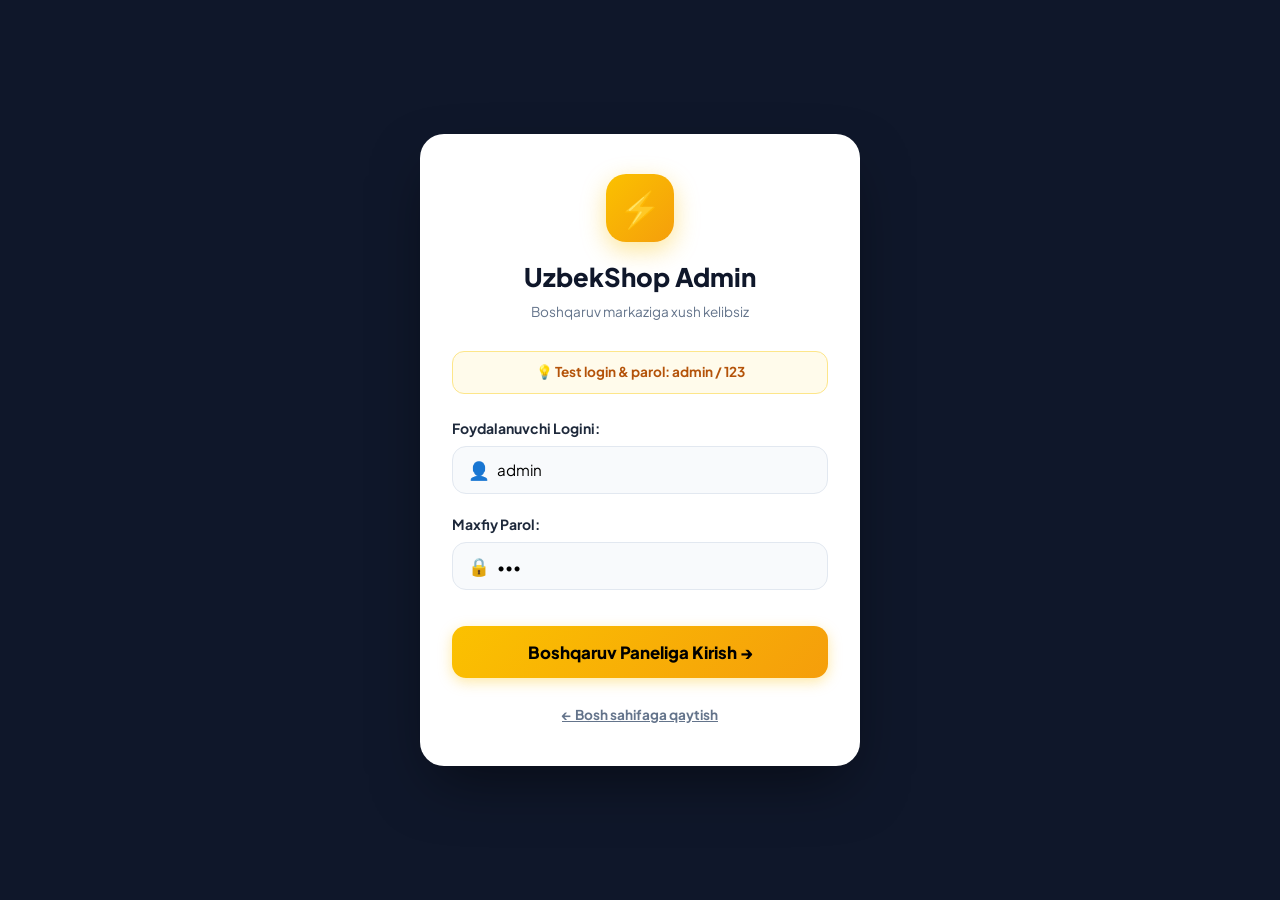
<file: pages/admin/index.html>
<!DOCTYPE html>
<html lang="uz">
<head>
  <meta charset="UTF-8">
  <meta http-equiv="refresh" content="0; url=../../admin.html">
  <title>Redirecting to Admin...</title>
  <script>window.location.href = '../../admin.html';</script>
</head>
<body>
  <p>Boshqaruv markaziga o'tilmoqda... <a href="../../admin.html">Bosing</a></p>
</body>
</html>
</file>
<file: shared/css/common.css>
/* ==========================================================================
   TEXNOMART / UZBEKSHOP - Shared Common Styles & Telegram Mini App Mobile Layout
   ========================================================================== */

@import url('https://fonts.googleapis.com/css2?family=Plus+Jakarta+Sans:wght@400;500;600;700;800&display=swap');

:root {
  /* Brand Texnomart Color Tokens */
  --tm-yellow: #FBC100;
  --tm-yellow-hover: #e5b000;
  --tm-yellow-light: #fffbeb;
  
  --tm-dark: #1e293b;
  --tm-dark-hover: #0f172a;
  
  --bg-main: #f8fafc;
  --bg-card: #ffffff;
  --bg-alt: #f1f5f9;

  --text-main: #0f172a;
  --text-muted: #64748b;
  --text-light: #94a3b8;

  --border: #e2e8f0;
  --border-focus: #FBC100;

  --success: #10b981;
  --danger: #ef4444;
  --accent: #f59e0b;

  --radius-sm: 8px;
  --radius-md: 14px;
  --radius-lg: 20px;
  --radius-full: 9999px;

  --shadow-sm: 0 2px 5px rgba(0, 0, 0, 0.05);
  --shadow-md: 0 4px 14px rgba(0, 0, 0, 0.08);
  --shadow-lg: 0 10px 30px rgba(0, 0, 0, 0.12);

  --transition: 0.25s cubic-bezier(0.4, 0, 0.2, 1);
}

* {
  margin: 0;
  padding: 0;
  box-sizing: border-box;
}

body {
  font-family: 'Plus Jakarta Sans', sans-serif;
  background-color: var(--bg-main);
  color: var(--text-main);
  line-height: 1.5;
  -webkit-font-smoothing: antialiased;
}

a {
  color: inherit;
  text-decoration: none;
}

button {
  cursor: pointer;
  border: none;
  background: none;
  font-family: inherit;
  transition: var(--transition);
}

.container {
  width: 100%;
  max-width: 1280px;
  margin: 0 auto;
  padding: 0 1.25rem;
}

/* Common Badge Styles */
.badge-pill {
  display: inline-flex;
  align-items: center;
  gap: 0.35rem;
  padding: 0.25rem 0.65rem;
  border-radius: var(--radius-sm);
  font-size: 0.75rem;
  font-weight: 800;
  letter-spacing: 0.03em;
  text-transform: uppercase;
}

.badge-pill.yellow {
  background-color: var(--tm-yellow);
  color: #000000;
}

.badge-pill.dark {
  background-color: var(--tm-dark);
  color: #ffffff;
}

.badge-pill.danger {
  background-color: var(--danger);
  color: #ffffff;
}

/* Installment Monthly Badge */
.installment-badge {
  background-color: #fffbeb;
  color: #b45309;
  border: 1px solid #fde68a;
  font-size: 0.8rem;
  font-weight: 700;
  padding: 0.3rem 0.6rem;
  border-radius: var(--radius-full);
  display: inline-flex;
  align-items: center;
  gap: 0.4rem;
  margin-bottom: 0.5rem;
}

.installment-badge span {
  background-color: #f59e0b;
  color: #ffffff;
  padding: 2px 6px;
  border-radius: var(--radius-full);
  font-size: 0.7rem;
}

/* Toast Container */
.toast-container {
  position: fixed;
  bottom: 5rem;
  right: 1.25rem;
  z-index: 9999;
  display: flex;
  flex-direction: column;
  gap: 0.75rem;
}

.toast-item {
  background: #ffffff;
  color: var(--text-main);
  padding: 0.9rem 1.25rem;
  border-radius: var(--radius-md);
  box-shadow: var(--shadow-lg);
  border-left: 5px solid var(--tm-yellow);
  font-weight: 600;
  font-size: 0.925rem;
  display: flex;
  align-items: center;
  gap: 0.75rem;
  animation: slideInRight 0.3s cubic-bezier(0.16, 1, 0.3, 1);
}

@keyframes slideInRight {
  from { transform: translateX(100%); opacity: 0; }
  to { transform: translateX(0); opacity: 1; }
}

/* ==========================================================================
   TELEGRAM MINI APP BOTTOM MOBILE NAVIGATION BAR (MOBILE NATIVE FEEL)
   ========================================================================== */
.tg-mobile-nav-bar {
  display: none;
  position: fixed;
  bottom: 0;
  left: 0;
  right: 0;
  height: 65px;
  background: #ffffff;
  border-top: 1.5px solid var(--border);
  z-index: 99999;
  box-shadow: 0 -4px 15px rgba(0,0,0,0.06);
  justify-content: space-around;
  align-items: center;
}

.tg-nav-item {
  display: flex;
  flex-direction: column;
  align-items: center;
  gap: 2px;
  font-size: 0.7rem;
  font-weight: 700;
  color: var(--text-muted);
}

.tg-nav-item.active, .tg-nav-item:hover {
  color: var(--tm-dark);
}

.tg-nav-icon {
  font-size: 1.25rem;
}

/* ==========================================================================
   TELEGRAM MINI APP MOBILE RESPONSIVE ADAPTATION (MOBILE FIRST UI)
   ========================================================================== */
@media (max-width: 768px) {
  body {
    padding-bottom: 75px; /* Space for bottom mobile nav bar */
  }

  .tg-mobile-nav-bar {
    display: flex; /* Show Telegram native bottom nav bar on mobile */
  }

  .container {
    padding: 0 0.85rem;
  }

  /* Header & Navigation Adaptations */
  .top-bar-left span.top-link {
    display: none; /* Hide secondary links on mobile header */
  }

  .header-inner {
    flex-wrap: wrap;
    gap: 0.75rem;
    padding: 0.75rem 0;
  }

  .header-search-wrap {
    order: 3;
    width: 100%;
  }

  .header-nav-actions {
    margin-left: auto;
  }

  /* Products Grid switches to 2-column mobile layout */
  .products-grid-container {
    grid-template-columns: repeat(2, 1fr) !important;
    gap: 0.75rem !important;
  }

  /* Product Card Mobile Adjustments */
  .product-card {
    padding: 0.65rem;
  }

  .product-card-title {
    font-size: 0.85rem;
    line-height: 1.25;
    height: 2.5rem;
  }

  .current-price {
    font-size: 0.95rem;
  }

  .monthly-installment-pill {
    font-size: 0.68rem;
    padding: 0.2rem 0.4rem;
  }

  .hero-banner-grid {
    grid-template-columns: 1fr !important;
  }

  .side-banners {
    display: flex;
    flex-direction: column;
    gap: 0.75rem;
  }
}
</file>
<file: sections/user-auth/user-auth.css>
/* ==========================================================================
   TEXNOMART / UZBEKSHOP - Professional Premium UI/UX Personal Cabinet & Mobile Adaptation
   ========================================================================== */

/* Auth Modal Backdrop - Default HIDDEN via display:none */
.auth-modal-overlay {
  position: fixed;
  inset: 0;
  background: rgba(15, 23, 42, 0.75);
  backdrop-filter: blur(8px);
  z-index: 9999999 !important;
  display: none;
  align-items: center;
  justify-content: center;
  pointer-events: none;
}

.auth-modal-overlay.active {
  display: flex !important;
  align-items: center;
  justify-content: center;
  pointer-events: auto !important;
  z-index: 9999999 !important;
}

/* Modal Container */
.auth-modal-box {
  background: #ffffff;
  border-radius: 24px;
  width: 95%;
  max-width: 1040px;
  padding: 2.25rem;
  box-shadow: 0 25px 50px -12px rgba(15, 23, 42, 0.25);
  position: relative;
  max-height: 90vh;
  overflow-y: auto;
  border: 1px solid rgba(226, 232, 240, 0.8);
  z-index: 10000000 !important;
  transition: width 0.3s cubic-bezier(0.4, 0, 0.2, 1), height 0.3s cubic-bezier(0.4, 0, 0.2, 1), max-width 0.3s cubic-bezier(0.4, 0, 0.2, 1);
}

/* Full Screen Admin Dashboard Mode (Default when admin is logged in) */
.auth-modal-box.admin-fullscreen-mode {
  width: 98vw !important;
  max-width: 1680px !important;
  height: 95vh !important;
  max-height: 95vh !important;
  border-radius: 20px !important;
  padding: 1.5rem 2rem !important;
  overflow: hidden !important;
  display: flex !important;
  flex-direction: column !important;
}

/* 100% Pure Fullscreen mode */
.auth-modal-box.pure-fullscreen {
  width: 100vw !important;
  max-width: 100vw !important;
  height: 100vh !important;
  max-height: 100vh !important;
  border-radius: 0 !important;
  margin: 0 !important;
  padding: 1.5rem 2.5rem !important;
}

.auth-modal-close-btn {
  position: absolute;
  top: 1.25rem;
  right: 1.25rem;
  width: 38px;
  height: 38px;
  border-radius: 50%;
  background: var(--bg-alt);
  color: var(--text-muted);
  display: flex;
  align-items: center;
  justify-content: center;
  font-size: 1.25rem;
  transition: var(--transition);
  z-index: 100;
  cursor: pointer;
  border: 1px solid rgba(203, 213, 225, 0.6);
}

.auth-modal-close-btn:hover {
  background: #ef4444;
  color: #ffffff;
  border-color: #ef4444;
}

/* Professional Login Modal Card */
.login-card-narrow {
  max-width: 440px;
  margin: 1.5rem auto;
  background: #ffffff;
  padding: 2rem;
  border-radius: 20px;
  box-shadow: 0 10px 30px rgba(0,0,0,0.06);
  border: 1px solid var(--border);
}

.login-header-title {
  text-align: center;
  margin-bottom: 2rem;
}

.login-shield-icon {
  width: 64px;
  height: 64px;
  background: linear-gradient(135deg, #FBC100 0%, #f59e0b 100%);
  color: #000000;
  border-radius: 20px;
  display: flex;
  align-items: center;
  justify-content: center;
  font-size: 2rem;
  margin: 0 auto 1rem;
  box-shadow: 0 8px 20px rgba(251, 193, 0, 0.35);
}

.login-header-title h3 {
  font-size: 1.6rem;
  font-weight: 800;
  color: var(--tm-dark);
  letter-spacing: -0.02em;
}

.login-hint {
  font-size: 0.875rem;
  color: var(--text-muted);
  margin-top: 0.35rem;
}

.demo-credentials-badge {
  background-color: #fffbeb;
  border: 1px solid #fde68a;
  color: #b45309;
  padding: 0.6rem 1rem;
  border-radius: var(--radius-md);
  font-size: 0.85rem;
  font-weight: 700;
  text-align: center;
  margin-bottom: 1.5rem;
  display: flex;
  align-items: center;
  justify-content: center;
  gap: 0.5rem;
}

.auth-form-group {
  display: flex;
  flex-direction: column;
  gap: 0.45rem;
  margin-bottom: 1.25rem;
}

.auth-form-group label {
  font-size: 0.875rem;
  font-weight: 700;
  color: var(--tm-dark);
}

.input-with-icon {
  position: relative;
}

.input-with-icon input, .input-with-icon select, .input-with-icon textarea {
  width: 100%;
  padding: 0.85rem 1rem 0.85rem 2.75rem;
  border: 1.5px solid var(--border);
  border-radius: var(--radius-md);
  font-size: 0.95rem;
  font-family: inherit;
  transition: var(--transition);
  background-color: #f8fafc;
}

.input-with-icon input:focus, .input-with-icon select:focus {
  outline: none;
  background-color: #ffffff;
  border-color: var(--tm-yellow);
  box-shadow: 0 0 0 4px rgba(251, 193, 0, 0.2);
}

.input-with-icon .input-icon {
  position: absolute;
  left: 1rem;
  top: 50%;
  transform: translateY(-50%);
  font-size: 1.1rem;
  color: var(--text-muted);
  pointer-events: none;
}

.auth-submit-btn {
  width: 100%;
  padding: 0.95rem;
  background: linear-gradient(135deg, #FBC100 0%, #f59e0b 100%);
  color: #000000;
  font-weight: 800;
  font-size: 1.05rem;
  border-radius: var(--radius-md);
  box-shadow: 0 4px 14px rgba(251, 193, 0, 0.35);
  margin-top: 0.75rem;
}

.auth-submit-btn:hover {
  transform: translateY(-2px);
  box-shadow: 0 6px 20px rgba(251, 193, 0, 0.45);
}

/* Premium Admin Dashboard UI/UX */
.admin-dashboard-view {
  display: none;
  flex: 1;
  flex-direction: column;
  min-height: 0;
}

.admin-dashboard-view.active {
  display: flex !important;
  flex: 1;
  flex-direction: column;
  min-height: 0;
}

.admin-tab-content {
  flex: 1;
  overflow-y: auto;
  min-height: 0;
  max-height: calc(95vh - 165px);
  padding-right: 0.25rem;
}

.admin-header-bar {
  display: flex;
  align-items: center;
  justify-content: space-between;
  padding-bottom: 1.25rem;
  margin-bottom: 1.25rem;
  border-bottom: 2px solid var(--bg-alt);
  flex-wrap: wrap;
  gap: 1rem;
}

.admin-user-profile-badge {
  display: flex;
  align-items: center;
  gap: 1rem;
}

.admin-avatar-lg {
  width: 54px;
  height: 54px;
  border-radius: 16px;
  background: linear-gradient(135deg, #FBC100 0%, #f59e0b 100%);
  color: #000000;
  font-size: 1.6rem;
  font-weight: 800;
  display: flex;
  align-items: center;
  justify-content: center;
  box-shadow: 0 6px 16px rgba(251, 193, 0, 0.3);
}

.admin-user-info h3 {
  font-size: 1.25rem;
  font-weight: 800;
  color: var(--tm-dark);
  display: flex;
  align-items: center;
  gap: 0.5rem;
}

.admin-user-info p {
  font-size: 0.85rem;
  color: var(--text-muted);
}

.online-status-pill {
  background-color: #dcfce7;
  color: #15803d;
  font-size: 0.75rem;
  font-weight: 700;
  padding: 0.2rem 0.6rem;
  border-radius: var(--radius-full);
}

/* Tab Navigation Pills */
.admin-tabs-nav {
  display: flex;
  align-items: center;
  gap: 0.6rem;
  background-color: var(--bg-alt);
  padding: 0.4rem;
  border-radius: var(--radius-md);
  margin-bottom: 2rem;
  overflow-x: auto;
}

.admin-tab-btn {
  flex: 1;
  padding: 0.75rem 1.25rem;
  border-radius: var(--radius-sm);
  font-weight: 700;
  font-size: 0.9rem;
  color: var(--text-muted);
  white-space: nowrap;
  transition: var(--transition);
  text-align: center;
}

.admin-tab-btn:hover {
  color: var(--tm-dark);
  background-color: rgba(255, 255, 255, 0.6);
}

.admin-tab-btn.active {
  background-color: #ffffff;
  color: var(--tm-dark);
  box-shadow: 0 2px 8px rgba(0,0,0,0.08);
}

/* KPI Cards Section */
.kpi-cards-grid {
  display: grid;
  grid-template-columns: repeat(auto-fit, minmax(220px, 1fr));
  gap: 1.25rem;
  margin-bottom: 2rem;
}

.kpi-card {
  background: #ffffff;
  border: 1px solid var(--border);
  padding: 1.35rem;
  border-radius: 18px;
  box-shadow: 0 4px 12px rgba(0,0,0,0.03);
  position: relative;
  overflow: hidden;
  transition: var(--transition);
}

.kpi-card:hover {
  transform: translateY(-3px);
  box-shadow: 0 8px 24px rgba(0,0,0,0.06);
}

.kpi-card-icon {
  width: 44px;
  height: 44px;
  border-radius: 12px;
  background-color: var(--tm-yellow-light);
  color: #b45309;
  display: flex;
  align-items: center;
  justify-content: center;
  font-size: 1.3rem;
  margin-bottom: 1rem;
}

.kpi-card-title {
  font-size: 0.85rem;
  color: var(--text-muted);
  font-weight: 600;
  margin-bottom: 0.35rem;
}

.kpi-card-value {
  font-size: 1.5rem;
  font-weight: 800;
  color: var(--tm-dark);
  line-height: 1.2;
}

.kpi-card-trend {
  display: flex;
  align-items: center;
  gap: 0.35rem;
  font-size: 0.8rem;
  font-weight: 700;
  color: var(--success);
  margin-top: 0.6rem;
}

/* Premium Orders Table & Product Table */
.table-responsive-wrap {
  overflow-x: auto;
  border-radius: var(--radius-md);
  border: 1px solid var(--border);
}

.admin-table {
  width: 100%;
  border-collapse: collapse;
  background-color: #ffffff;
  font-size: 0.9rem;
}

.admin-table th {
  background-color: #f8fafc;
  color: var(--tm-dark);
  font-weight: 800;
  padding: 1rem;
  text-align: left;
  border-bottom: 2px solid var(--border);
}

.admin-table td {
  padding: 1rem;
  border-bottom: 1px solid var(--border);
  color: var(--text-main);
  vertical-align: middle;
}

.admin-table tr:hover td {
  background-color: #f8fafc;
}

.order-status-pill {
  display: inline-block;
  padding: 0.3rem 0.75rem;
  border-radius: var(--radius-full);
  font-size: 0.78rem;
  font-weight: 800;
  text-transform: uppercase;
}

.order-status-pill.success {
  background-color: #dcfce7;
  color: #15803d;
}

.order-status-pill.warning {
  background-color: #fef3c7;
  color: #b45309;
}

/* Inline Price Editor input styling */
.price-input-styled {
  width: 130px;
  padding: 0.5rem 0.75rem;
  border: 1.5px solid var(--border);
  border-radius: var(--radius-sm);
  font-weight: 800;
  font-size: 0.95rem;
  color: var(--tm-dark);
}

.price-input-styled:focus {
  border-color: var(--tm-yellow);
  outline: none;
}

.save-price-btn-styled {
  background: var(--tm-yellow);
  color: #000000;
  font-weight: 800;
  padding: 0.5rem 0.9rem;
  border-radius: var(--radius-sm);
  font-size: 0.85rem;
  box-shadow: 0 2px 6px rgba(251, 193, 0, 0.3);
}

.save-price-btn-styled:hover {
  background: var(--tm-yellow-hover);
  transform: translateY(-1px);
}

/* Delete Product Red Button */
.delete-product-btn-styled {
  background: #fee2e2;
  color: #dc2626;
  font-weight: 800;
  padding: 0.5rem 0.9rem;
  border-radius: var(--radius-sm);
  font-size: 0.85rem;
  border: 1px solid #fca5a5;
  transition: var(--transition);
}

.delete-product-btn-styled:hover {
  background: #dc2626;
  color: #ffffff;
  transform: translateY(-1px);
}

/* Modern Add Product Form */
.add-product-card-form {
  background: #ffffff;
  padding: 2rem;
  border-radius: 20px;
  border: 1px solid var(--border);
  box-shadow: 0 4px 16px rgba(0,0,0,0.03);
}

.file-upload-box {
  border: 2px dashed var(--border);
  border-radius: var(--radius-md);
  padding: 1rem;
  text-align: center;
  background-color: #f8fafc;
  cursor: pointer;
  transition: var(--transition);
}

.file-upload-box:hover {
  border-color: var(--tm-yellow);
  background-color: var(--tm-yellow-light);
}

.img-preview-box {
  width: 90px;
  height: 90px;
  border-radius: 12px;
  overflow: hidden;
  border: 2px solid var(--tm-yellow);
  margin-top: 0.75rem;
}

.img-preview-box img {
  width: 100%;
  height: 100%;
  object-fit: cover;
}

.form-grid-2col {
  display: grid;
  grid-template-columns: 1fr 1fr;
  gap: 1.25rem;
}

.form-col-full {
  grid-column: 1 / -1;
}

.submit-new-product-btn {
  grid-column: 1 / -1;
  padding: 1rem;
  background: linear-gradient(135deg, #FBC100 0%, #f59e0b 100%);
  color: #000000;
  font-weight: 800;
  font-size: 1.05rem;
  border-radius: var(--radius-md);
  box-shadow: 0 6px 20px rgba(251, 193, 0, 0.35);
  margin-top: 0.75rem;
}

.submit-new-product-btn:hover {
  transform: translateY(-2px);
  box-shadow: 0 8px 25px rgba(251, 193, 0, 0.45);
}

/* Flash Deal Toggle Pill Button inside Admin Table */
.flash-toggle-btn {
  background: #f1f5f9;
  color: var(--text-muted);
  font-weight: 700;
  font-size: 0.8rem;
  padding: 0.4rem 0.8rem;
  border-radius: var(--radius-full);
  border: 1.5px solid var(--border);
  transition: var(--transition);
}

.flash-toggle-btn:hover {
  background: #fee2e2;
  color: #dc2626;
  border-color: #fca5a5;
}

.flash-toggle-btn.active {
  background: #ef4444;
  color: #ffffff;
  border-color: #dc2626;
  box-shadow: 0 4px 10px rgba(239, 68, 68, 0.3);
}

/* Mobile Responsiveness for Personal Cabinet */
@media (max-width: 768px) {
  .auth-modal-box {
    width: 100%;
    max-width: 100%;
    height: 100%;
    max-height: 100vh;
    border-radius: 0;
    padding: 1.25rem 1rem;
  }

  .login-card-narrow {
    padding: 1.25rem;
    margin: 1rem 0;
  }

  .form-grid-2col {
    grid-template-columns: 1fr !important;
  }

  .kpi-cards-grid {
    grid-template-columns: 1fr !important;
  }

  .admin-header-bar {
    flex-direction: column;
    align-items: flex-start;
  }
}

/* ==========================================================================
   CHEGIRMALAR TAB - Flash Deal Manager Cards
   ========================================================================== */
.chegirma-cards-grid {
  display: flex;
  flex-direction: column;
  gap: 0.75rem;
}

.chegirma-card {
  display: flex;
  align-items: center;
  gap: 1rem;
  background: #ffffff;
  border: 1.5px solid var(--border);
  border-radius: 16px;
  padding: 1rem 1.25rem;
  box-shadow: 0 2px 8px rgba(0,0,0,0.03);
  transition: var(--transition);
}

.chegirma-card:hover {
  box-shadow: 0 4px 16px rgba(0,0,0,0.07);
  transform: translateY(-1px);
}

.chegirma-card.chegirma-active {
  border-color: #fde68a;
  background: #fffbeb;
}

@media (max-width: 768px) {
  .chegirma-card {
    flex-direction: column;
    align-items: flex-start;
  }
}

/* ==========================================================================
   PROFESSIONAL PRODUCT DELETION MODAL & MICRO-ANIMATIONS
   ========================================================================== */

/* Delete Modal Backdrop */
.delete-modal-overlay {
  position: fixed;
  inset: 0;
  background: rgba(15, 23, 42, 0.75);
  backdrop-filter: blur(10px);
  -webkit-backdrop-filter: blur(10px);
  z-index: 100000000 !important;
  display: none;
  align-items: center;
  justify-content: center;
  padding: 1.25rem;
  opacity: 0;
  transition: opacity 0.25s ease;
}

.delete-modal-overlay.active {
  display: flex !important;
  opacity: 1;
}

/* Delete Modal Card */
.delete-modal-card {
  background: #ffffff;
  border-radius: 24px;
  width: 100%;
  max-width: 480px;
  padding: 2rem;
  box-shadow: 0 25px 60px -15px rgba(220, 38, 38, 0.25), 0 10px 30px rgba(0, 0, 0, 0.15);
  border: 1px solid rgba(254, 202, 202, 0.8);
  position: relative;
  transform: scale(0.92) translateY(10px);
  transition: transform 0.25s cubic-bezier(0.34, 1.56, 0.64, 1);
}

.delete-modal-overlay.active .delete-modal-card {
  transform: scale(1) translateY(0);
}

/* Header Icon */
.delete-icon-pulse {
  width: 64px;
  height: 64px;
  border-radius: 20px;
  background: #fee2e2;
  color: #dc2626;
  display: flex;
  align-items: center;
  justify-content: center;
  font-size: 2rem;
  margin: 0 auto 1.25rem;
  position: relative;
  box-shadow: 0 8px 20px rgba(220, 38, 38, 0.2);
  animation: pulseGlow 2s infinite;
}

@keyframes pulseGlow {
  0% { box-shadow: 0 0 0 0 rgba(220, 38, 38, 0.4); }
  70% { box-shadow: 0 0 0 14px rgba(220, 38, 38, 0); }
  100% { box-shadow: 0 0 0 0 rgba(220, 38, 38, 0); }
}

/* Product Info Card Preview inside Modal */
.delete-target-preview {
  display: flex;
  align-items: center;
  gap: 1rem;
  background: #f8fafc;
  border: 1.5px solid #e2e8f0;
  border-radius: 16px;
  padding: 1rem;
  margin: 1.25rem 0;
}

.delete-target-img {
  width: 56px;
  height: 56px;
  border-radius: 12px;
  object-fit: cover;
  border: 1px solid #cbd5e1;
  flex-shrink: 0;
}

.delete-target-info {
  flex: 1;
  min-width: 0;
}

.delete-target-name {
  font-weight: 800;
  font-size: 0.9rem;
  color: #0f172a;
  line-height: 1.3;
  margin-bottom: 0.25rem;
}

.delete-target-meta {
  font-size: 0.78rem;
  color: #64748b;
  display: flex;
  align-items: center;
  gap: 0.5rem;
  flex-wrap: wrap;
}

/* Action Buttons */
.delete-modal-actions {
  display: grid;
  grid-template-columns: 1fr 1fr;
  gap: 0.85rem;
  margin-top: 1.5rem;
}

.btn-delete-cancel {
  background: #f1f5f9;
  color: #334155;
  border: 1.5px solid #cbd5e1;
  padding: 0.85rem 1rem;
  border-radius: 12px;
  font-weight: 700;
  font-size: 0.95rem;
  cursor: pointer;
  transition: var(--transition);
}

.btn-delete-cancel:hover {
  background: #e2e8f0;
  color: #0f172a;
}

.btn-delete-confirm {
  background: linear-gradient(135deg, #ef4444 0%, #dc2626 100%);
  color: #ffffff;
  border: none;
  padding: 0.85rem 1rem;
  border-radius: 12px;
  font-weight: 800;
  font-size: 0.95rem;
  cursor: pointer;
  display: flex;
  align-items: center;
  justify-content: center;
  gap: 0.5rem;
  box-shadow: 0 4px 14px rgba(220, 38, 38, 0.35);
  transition: var(--transition);
}

.btn-delete-confirm:hover {
  background: linear-gradient(135deg, #dc2626 0%, #b91c1c 100%);
  transform: translateY(-2px);
  box-shadow: 0 8px 20px rgba(220, 38, 38, 0.45);
}

/* Micro-animations on Table Rows */
.row-deleting-animation {
  background-color: #fee2e2 !important;
  opacity: 0 !important;
  transform: translateX(30px) scale(0.95) !important;
  transition: all 0.4s cubic-bezier(0.4, 0, 0.2, 1) !important;
}

.row-restored-animation {
  background-color: #dcfce7 !important;
  animation: restorePulse 1s ease-out;
}

@keyframes restorePulse {
  0% { background-color: #86efac; transform: scale(1.02); }
  100% { background-color: transparent; transform: scale(1); }
}
</file>
